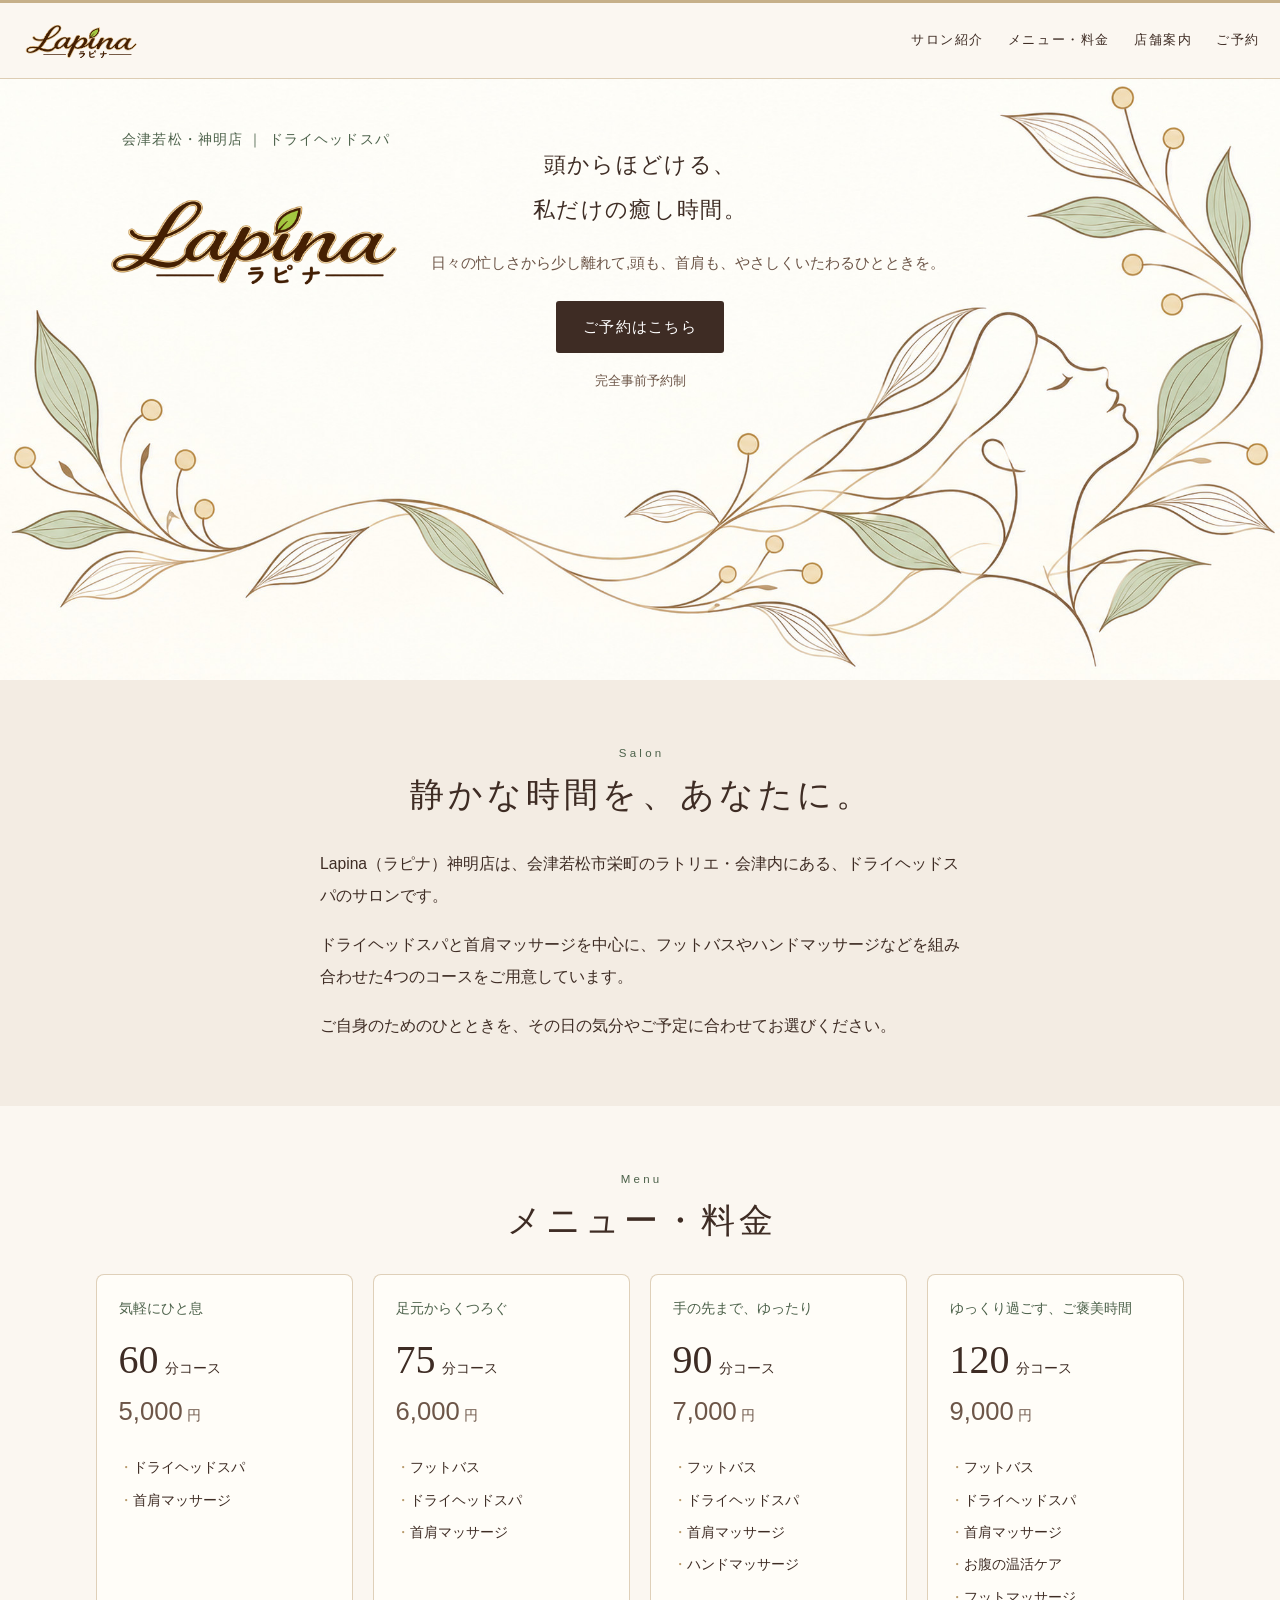
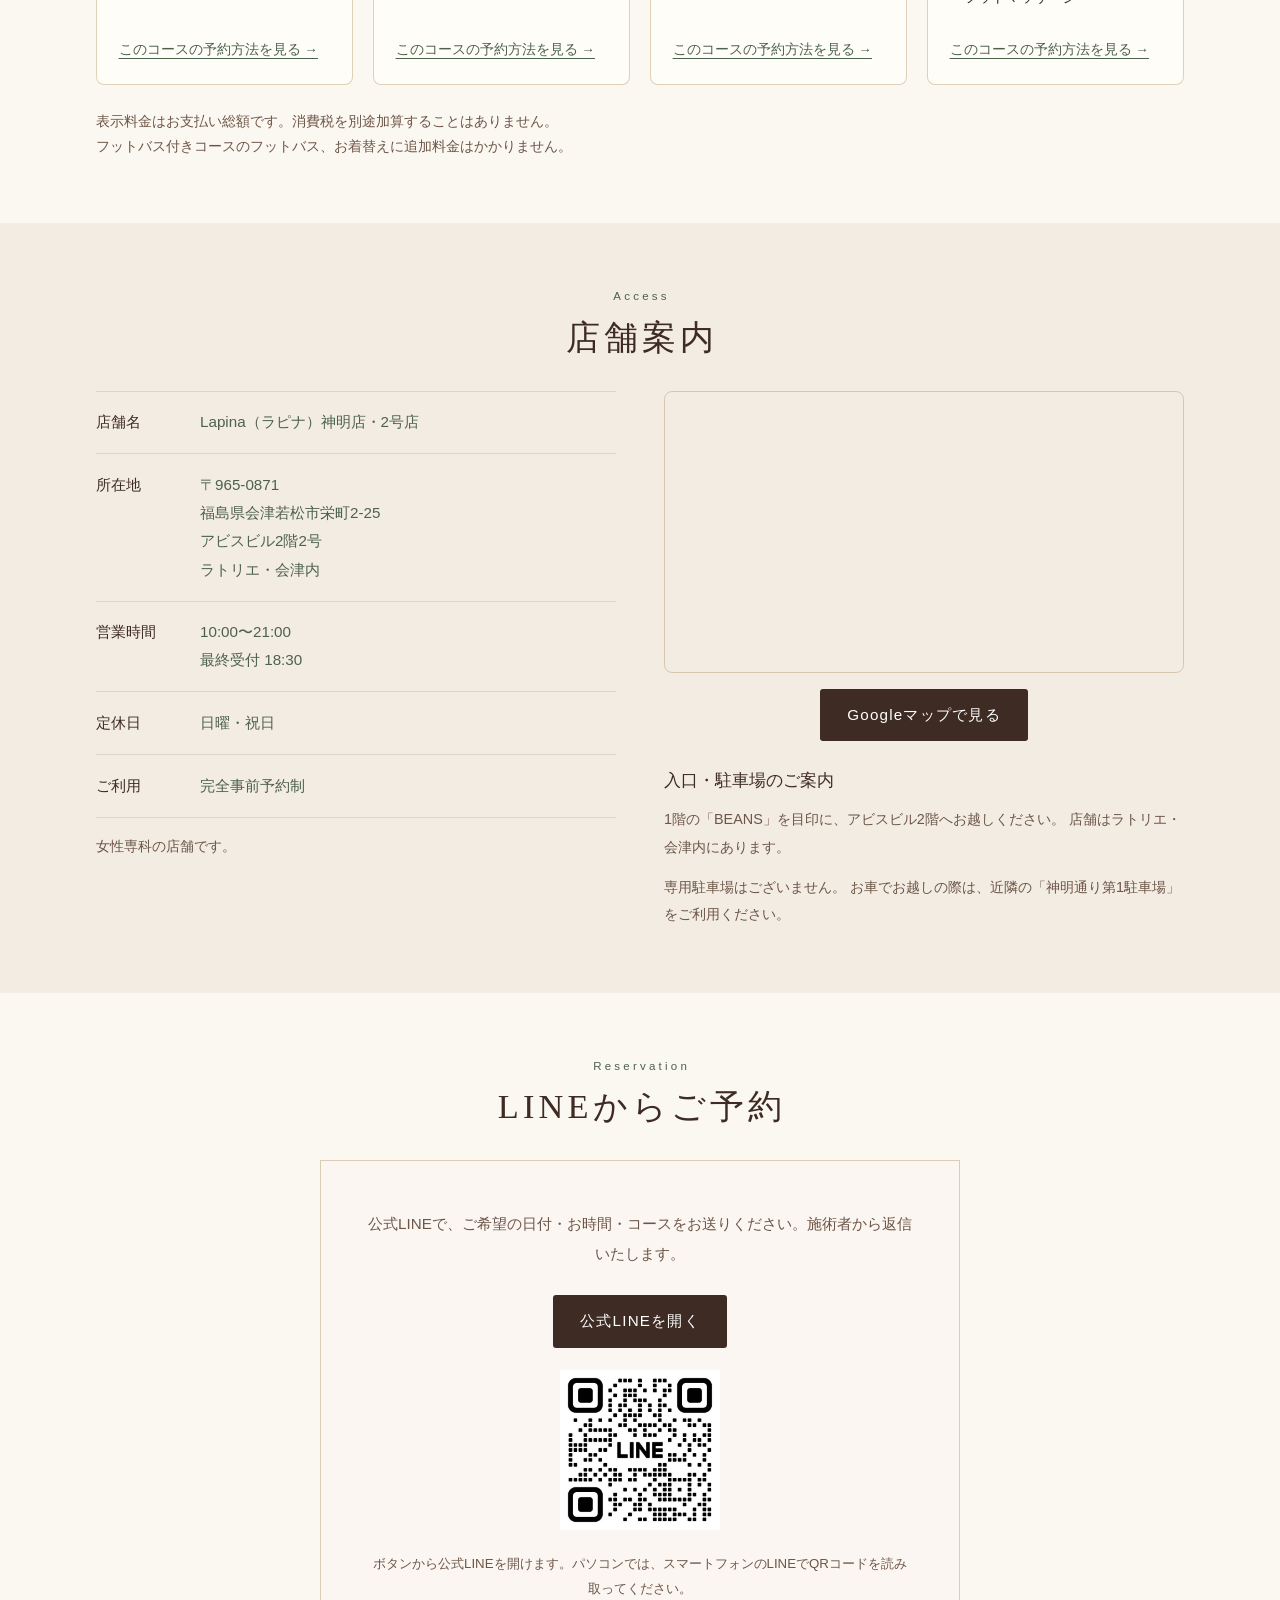
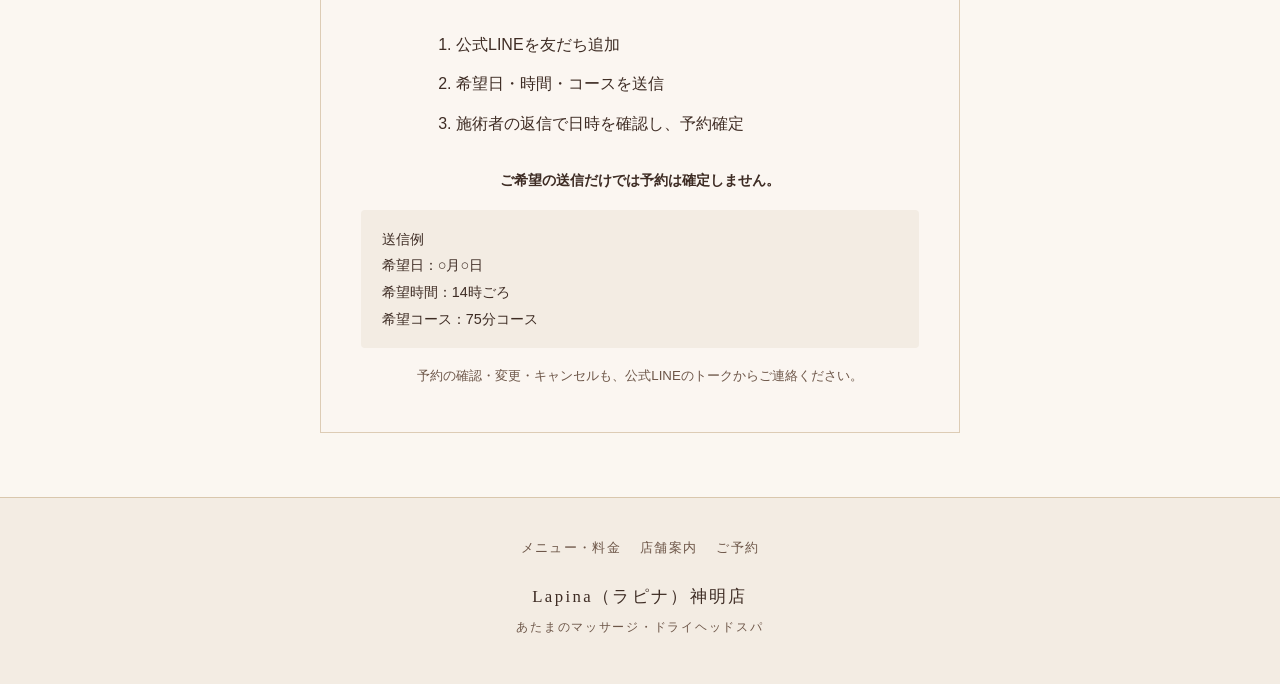
<file: index.html>
<!doctype html>
<html lang="ja">
  <head>
    <meta charset="UTF-8" />
    <meta name="viewport" content="width=device-width, initial-scale=1.0" />
    <meta
      name="description"
      content="会津若松市のドライヘッドスパ、Lapina（ラピナ）神明店。60分5,000円から。完全事前予約制、公式LINEからご予約いただけます。"
    />
    <meta name="theme-color" content="#fbf7f1" />
    <title>Lapina（ラピナ）神明店｜ドライヘッドスパ</title>
    <link rel="stylesheet" href="css/style.css" />
    <link rel="icon" href="./favicon.ico" type="image/x-icon" />
  </head>
  <body id="top">
    <a class="skip-link" href="#content">本文へ</a>
    <header class="site-header">
      <a class="brand" href="#top" aria-label="Lapina 神明店 トップ"
        ><img
          src="images/lapina-logo.png"
          alt="Lapina ラピナ"
          width="1927"
          height="816"
      /></a>
      <nav class="site-nav" aria-label="ページ内メニュー">
        <ul>
          <li><a href="#about">サロン紹介</a></li>
          <li><a href="#menu">メニュー・料金</a></li>
          <li><a href="#access">店舗案内</a></li>
          <li><a href="#reserve">ご予約</a></li>
        </ul>
      </nav>
    </header>
    <main id="content">
      <section class="hero hero-renewed" aria-labelledby="hero-title">
        <div class="wrap hero-grid">
          <div class="hero-copy">
            <p class="kicker">会津若松・神明店 ｜ ドライヘッドスパ</p>
            <h1 id="hero-title">
              <img
                src="images/lapina-logo.png"
                alt="Lapina ラピナ"
                width="1927"
                height="816"
              />
            </h1>
            <p class="hero-lead">頭からほどける、<br />私だけの癒し時間。</p>
            <p class="hero-description">
              日々の忙しさから少し離れて,頭も、首肩も、やさしくいたわるひとときを。
            </p>
            <a class="button" href="#reserve">ご予約はこちら</a>
            <p class="hero-small">完全事前予約制</p>
          </div>
        </div>
      </section>
      <section id="about" class="section band">
        <div class="wrap narrow">
          <header class="section-heading">
            <p class="kicker">Salon</p>
            <h2>静かな時間を、あなたに。</h2>
          </header>
          <div class="prose">
            <p>
              Lapina（ラピナ）神明店は、会津若松市栄町のラトリエ・会津内にある、ドライヘッドスパのサロンです。
            </p>
            <p>
              ドライヘッドスパと首肩マッサージを中心に、フットバスやハンドマッサージなどを組み合わせた4つのコースをご用意しています。
            </p>
            <p>
              ご自身のためのひとときを、その日の気分やご予定に合わせてお選びください。
            </p>
          </div>
        </div>
      </section>
      <section id="menu" class="section">
        <div class="wrap">
          <header class="section-heading">
            <p class="kicker">Menu</p>
            <h2>メニュー・料金</h2>
          </header>
          <div class="course-grid">
            <article class="course">
              <p class="course-caption">気軽にひと息</p>
              <h3>60<span>分コース</span></h3>
              <p class="course-price">5,000<span>円</span></p>
              <ul>
                <li>ドライヘッドスパ</li>
                <li>首肩マッサージ</li>
              </ul>
              <a class="course-link" href="#reserve"
                >このコースの予約方法を見る →</a
              >
            </article>
            <article class="course">
              <p class="course-caption">足元からくつろぐ</p>
              <h3>75<span>分コース</span></h3>
              <p class="course-price">6,000<span>円</span></p>
              <ul>
                <li>フットバス</li>
                <li>ドライヘッドスパ</li>
                <li>首肩マッサージ</li>
              </ul>
              <a class="course-link" href="#reserve"
                >このコースの予約方法を見る →</a
              >
            </article>
            <article class="course">
              <p class="course-caption">手の先まで、ゆったり</p>
              <h3>90<span>分コース</span></h3>
              <p class="course-price">7,000<span>円</span></p>
              <ul>
                <li>フットバス</li>
                <li>ドライヘッドスパ</li>
                <li>首肩マッサージ</li>
                <li>ハンドマッサージ</li>
              </ul>
              <a class="course-link" href="#reserve"
                >このコースの予約方法を見る →</a
              >
            </article>
            <article class="course">
              <p class="course-caption">ゆっくり過ごす、ご褒美時間</p>
              <h3>120<span>分コース</span></h3>
              <p class="course-price">9,000<span>円</span></p>
              <ul>
                <li>フットバス</li>
                <li>ドライヘッドスパ</li>
                <li>首肩マッサージ</li>
                <li>お腹の温活ケア</li>
                <li>フットマッサージ</li>
              </ul>
              <a class="course-link" href="#reserve"
                >このコースの予約方法を見る →</a
              >
            </article>
          </div>
          <div class="menu-notes">
            <p>
              表示料金はお支払い総額です。消費税を別途加算することはありません。
            </p>
            <p>
              フットバス付きコースのフットバス、お着替えに追加料金はかかりません。
            </p>
            <!-- コース時間の扱いは施術者への確認後に掲載する。 -->
          </div>
        </div>
      </section>
      <section id="access" class="section band">
        <div class="wrap access-wrap">
          <header class="section-heading">
            <p class="kicker">Access</p>
            <h2>店舗案内</h2>
          </header>
          <div class="access-grid">
            <div class="access-details">
              <dl class="facts">
                <div class="facts-row">
                  <dt>店舗名</dt>
                  <dd>Lapina（ラピナ）神明店・2号店</dd>
                </div>
                <div class="facts-row">
                  <dt>所在地</dt>
                  <dd>
                    〒965-0871<br />福島県会津若松市栄町2-25<br />アビスビル2階2号<br />ラトリエ・会津内
                  </dd>
                </div>
                <div class="facts-row">
                  <dt>営業時間</dt>
                  <dd>10:00〜21:00<br />最終受付 18:30</dd>
                </div>
                <div class="facts-row">
                  <dt>定休日</dt>
                  <dd>日曜・祝日</dd>
                </div>
                <div class="facts-row">
                  <dt>ご利用</dt>
                  <dd>完全事前予約制</dd>
                </div>
              </dl>
              <p class="access-note">女性専科の店舗です。</p>
            </div>
            <div class="access-location">
              <div class="access-map">
                <iframe
                  title="Lapina神明店が入るアビスビルの所在地"
                  src="https://www.google.com/maps/embed?pb=!1m17!1m12!1m3!1d3165.4770191211524!2d139.928574!3d37.496666!2m3!1f0!2f0!3f0!3m2!1i1024!2i768!4f13.1!3m2!1m1!2zMzfCsDI5JzQ4LjAiTiAxMznCsDU1JzQyLjkiRQ!5e0!3m2!1sja!2sjp!4v1791853432649!5m2!1sja!2sjp"
                  width="600"
                  height="450"
                  style="border: 0"
                  allowfullscreen
                  loading="lazy"
                  referrerpolicy="strict-origin-when-cross-origin"
                ></iframe>
              </div>
              <a
                class="button access-map-button"
                href="https://www.google.com/maps?q=37.496666,139.928574"
                target="_blank"
                rel="noopener"
              >
                Googleマップで見る
              </a>
              <div class="access-parking">
                <h3>入口・駐車場のご案内</h3>
                <p>
                  1階の「BEANS」を目印に、アビスビル2階へお越しください。
                  店舗はラトリエ・会津内にあります。
                </p>
                <p>
                  専用駐車場はございません。
                  お車でお越しの際は、近隣の「神明通り第1駐車場」をご利用ください。
                </p>
              </div>
            </div>
          </div>
        </div>
      </section>
      <section id="reserve" class="section">
        <div class="wrap narrow">
          <header class="section-heading">
            <p class="kicker">Reservation</p>
            <h2>LINEからご予約</h2>
          </header>
          <div class="reserve-panel">
            <p class="lead">
              公式LINEで、ご希望の日付・お時間・コースをお送りください。施術者から返信いたします。
            </p>
            <a
              class="button line-button"
              href="https://lin.ee/NfXDUm1"
              target="_blank"
              rel="noopener"
              >公式LINEを開く</a
            ><img
              class="line-qr"
              src="images/line-qr.jpeg"
              alt="ラピナ公式LINEの友だち追加QRコード"
              width="540"
              height="540"
              loading="lazy"
            />
            <p class="small-note">
              ボタンから公式LINEを開けます。パソコンでは、スマートフォンのLINEでQRコードを読み取ってください。
            </p>
            <ol class="reservation-steps">
              <li>公式LINEを友だち追加</li>
              <li>希望日・時間・コースを送信</li>
              <li>施術者の返信で日時を確認し、予約確定</li>
            </ol>
            <p class="reservation-important">
              ご希望の送信だけでは予約は確定しません。
            </p>
            <div class="request-example">
              <p>送信例</p>
              <p>
                希望日：○月○日<br />希望時間：14時ごろ<br />希望コース：75分コース
              </p>
            </div>
            <p class="small-note">
              予約の確認・変更・キャンセルも、公式LINEのトークからご連絡ください。
            </p>
          </div>
        </div>
      </section>
    </main>
    <footer class="site-footer">
      <div class="wrap">
        <nav class="footer-nav" aria-label="フッターメニュー">
          <a href="#menu">メニュー・料金</a><a href="#access">店舗案内</a
          ><a href="#reserve">ご予約</a>
        </nav>
        <p class="footer-name">Lapina（ラピナ）神明店</p>
        <p class="footer-note">あたまのマッサージ・ドライヘッドスパ</p>
      </div>
    </footer>
    <script src="js/main.js"></script>
  </body>
</html>
</file>
<file: css/style.css>
:root {
  --ivory: #fbf7f1;
  --ivory-deep: #f3ece3;
  --beige: #e7dccb;
  --brown: #3e2c24;
  --brown-soft: #6d5648;
  --gold: #b89a6b;
  --gold-soft: rgba(184, 154, 107, 0.45);
  --sage: #8ea08a;
  --sage-deep: #4d624b;
  --header-h: 6.6rem;
  --serif:
    "Palatino Linotype", "Times New Roman", "Yu Mincho", "YuMincho",
    "Hiragino Mincho ProN", "Hiragino Mincho Pro", serif;
  --sans:
    "Yu Gothic", "YuGothic", "Hiragino Sans", "Hiragino Kaku Gothic ProN",
    "Meiryo", sans-serif;
}

*,
*::before,
*::after {
  box-sizing: border-box;
}

html {
  scroll-behavior: smooth;
  overflow-x: clip;
}

body {
  margin: 0;
  min-height: 100vh;
  background: var(--ivory);
  color: var(--brown);
  font-family: var(--sans);
  font-size: 1rem;
  line-height: 1.85;
  line-break: strict;
}

body,
h1,
h2,
p,
ul,
dl,
dd,
figure {
  margin: 0;
}

ul {
  padding: 0;
  list-style: none;
}

img {
  display: block;
  max-width: 100%;
  height: auto;
}

a {
  color: inherit;
  text-decoration: none;
}

a,
button {
  touch-action: manipulation;
}

button {
  font: inherit;
  color: inherit;
  background: none;
  border: 0;
  padding: 0;
}

:focus-visible {
  outline: 2px solid var(--gold);
  outline-offset: 3px;
}

::selection {
  background: #e7d7bc;
  color: var(--brown);
}

.visually-hidden {
  position: absolute;
  width: 1px;
  height: 1px;
  padding: 0;
  margin: -1px;
  overflow: hidden;
  clip-path: inset(50%);
  white-space: nowrap;
  border: 0;
}

.skip-link {
  position: absolute;
  left: 1rem;
  top: 0.6rem;
  z-index: 50;
  padding: 0.45rem 0.8rem;
  background: var(--ivory);
  color: var(--brown);
  border: 1px solid var(--gold-soft);
  transform: translateY(-160%);
}

.skip-link:focus {
  transform: none;
}

.sprite {
  position: absolute;
  width: 0;
  height: 0;
  overflow: hidden;
}

.wrap {
  width: min(100% - 2.5rem, 68rem);
  margin-inline: auto;
}

.narrow {
  width: min(100% - 2.5rem, 40rem);
}

.site-header {
  position: sticky;
  top: 0;
  z-index: 30;
  display: flex;
  flex-wrap: wrap;
  align-items: flex-end;
  justify-content: space-between;
  gap: 0.15rem 1rem;
  min-height: var(--header-h);
  padding: 0.7rem 1.25rem 0.45rem;
  background: rgba(251, 247, 241, 0.94);
  border-top: 3px solid #c6b08a;
  border-bottom: 1px solid var(--gold-soft);
  backdrop-filter: blur(12px);
}

.brand {
  display: inline-flex;
  color: var(--brown);
}

.brand-name {
  display: flex;
  flex-direction: column;
  line-height: 1;
}

.brand-mark,
.brand img {
  font-family: var(--serif);
  font-size: 1.35rem;
  font-weight: 500;
  letter-spacing: 0.16em;
}

.brand img {
  height: 2.4rem;
  width: auto;
}

.brand-kana {
  margin-top: 0.28rem;
  padding-left: 0.28em;
  color: var(--brown-soft);
  font-size: 0.62rem;
  letter-spacing: 0.42em;
}

.site-nav {
  flex: 1 0 100%;
}

.site-nav ul {
  display: flex;
  flex-wrap: wrap;
  gap: 0.15rem 1rem;
}

.site-nav a {
  display: inline-flex;
  align-items: center;
  min-height: 2.25rem;
  font-size: 0.78rem;
  letter-spacing: 0.08em;
}

.site-nav a[aria-current="true"] {
  color: var(--sage-deep);
  box-shadow: inset 0 -1px 0 var(--gold);
}

.hero {
  position: relative;
  padding: 3.25rem 0 3.75rem;
  background:
    radial-gradient(
      ellipse at 85% 30%,
      rgba(196, 174, 134, 0.18),
      transparent 52%
    ),
    radial-gradient(
      ellipse at 8% 92%,
      rgba(143, 160, 138, 0.14),
      transparent 46%
    );
}

.hero-grid {
  display: grid;
  gap: 2.25rem;
  justify-items: center;
  text-align: center;
}

.hero-grid > *,
.about-grid > * {
  min-width: 0;
}

.hero-copy {
  max-width: 36rem;
}

.kicker {
  color: var(--sage-deep);
  font-size: 0.72rem;
  letter-spacing: 0.28em;
  line-height: 1.6;
}

.section-heading .kicker,
.hero-copy .kicker {
  padding-left: 0.28em;
}

.hero h1 {
  margin-top: 0.85rem;
  padding-left: 0.12em;
  font-family: var(--serif);
  font-size: clamp(3.4rem, 16vw, 6.5rem);
  font-weight: 500;
  letter-spacing: 0.12em;
  line-height: 0.95;
}

.hero-kana {
  margin-top: 0.85rem;
  padding-left: 0.5em;
  color: var(--brown-soft);
  font-size: 0.82rem;
  letter-spacing: 0.5em;
}

.hero-lead {
  margin-inline: auto;
  font-family: var(--serif);
  font-size: clamp(1.02rem, 2.6vw, 1.4rem);
  letter-spacing: 0.06em;
  line-height: 2;
}

.rule {
  display: flex;
  align-items: center;
  justify-content: center;
  gap: 0.7rem;
  width: 6.5rem;
  margin: 1.15rem auto 1.05rem;
}

.rule::before,
.rule::after {
  content: "";
  flex: 1;
  height: 1px;
  background: var(--gold);
}

.rule span {
  width: 5px;
  height: 5px;
  border: 1px solid var(--gold);
  transform: rotate(45deg);
}

.hero-visual {
  position: relative;
  width: min(100%, 16.5rem);
  color: var(--brown);
}

.profile {
  display: block;
  width: 100%;
  height: auto;
  opacity: 0.78;
}

.hero-leaf {
  position: absolute;
  left: -58%;
  bottom: 0;
  width: 34%;
  color: var(--sage-deep);
  opacity: 0.42;
  pointer-events: none;
}

.corner-art {
  position: absolute;
  width: 7.5rem;
  color: var(--sage-deep);
  opacity: 0.28;
  pointer-events: none;
}

.corner-art-tr {
  top: -1.5rem;
  right: -2rem;
  transform: rotate(18deg);
}

.corner-art-bl {
  left: -3.4rem;
  bottom: -3.2rem;
  width: 7.5rem;
  opacity: 0.2;
}

.corner-art-mr {
  top: 18%;
  right: -3rem;
  width: 9rem;
  opacity: 0.2;
}

.has-art {
  position: relative;
  overflow: hidden;
}

.side-label {
  display: none;
}

.section {
  position: relative;
  padding: 4.5rem 0;
}

.band {
  background: var(--ivory-deep);
}

.section-heading {
  margin-bottom: 1.75rem;
  text-align: center;
}

.section-heading h2 {
  margin-top: 0.45rem;
  padding-left: 0.12em;
  font-family: var(--serif);
  font-size: clamp(1.65rem, 4.4vw, 2.15rem);
  font-weight: 500;
  letter-spacing: 0.12em;
  line-height: 1.45;
}

.lead {
  color: var(--brown-soft);
  font-size: 0.95rem;
  line-height: 2;
  text-align: center;
}

.about-grid {
  display: grid;
  gap: 2rem;
}

.prose p {
  font-size: 0.98rem;
  line-height: 2.05;
}

.prose p + p {
  margin-top: 1.05rem;
}

.visual-frame {
  display: grid;
  place-items: center;
  width: min(100%, 18rem);
  aspect-ratio: 4 / 5;
  margin-inline: auto;
  border: 1px solid var(--gold-soft);
  background: rgba(251, 247, 241, 0.72);
  color: var(--sage-deep);
}

.visual-frame svg {
  width: 58%;
  height: auto;
}

.visual-frame img {
  width: 100%;
  height: 100%;
  object-fit: cover;
}

.facts {
  margin-top: 1.75rem;
}

.facts-row {
  display: flex;
  align-items: baseline;
  justify-content: space-between;
  gap: 1rem;
  padding: 1.05rem 0;
  border-bottom: 1px solid rgba(62, 44, 36, 0.12);
}

.facts-row:first-child {
  border-top: 1px solid rgba(62, 44, 36, 0.12);
}

.facts dt {
  font-size: 0.95rem;
  letter-spacing: 0.12em;
}

.facts dd {
  margin: 0;
  color: var(--sage-deep);
  font-family: var(--serif);
  font-size: 1.02rem;
  letter-spacing: 0.16em;
}

.reserve-panel {
  margin-top: 0.25rem;
  padding: 2.4rem 1.25rem 2.2rem;
  text-align: center;
  background: rgba(251, 247, 241, 0.78);
  border: 1px solid var(--gold-soft);
}

.reserve-panel .rule {
  margin-top: 0;
}

.reserve-status {
  margin-bottom: 1rem;
  font-family: var(--serif);
  font-size: clamp(1.45rem, 4.5vw, 1.9rem);
  letter-spacing: 0.12em;
  line-height: 1.6;
}

.site-footer {
  padding: 2.4rem 0 2.8rem;
  text-align: center;
  background: var(--ivory-deep);
  border-top: 1px solid var(--gold-soft);
}

.footer-nav {
  display: flex;
  flex-wrap: wrap;
  justify-content: center;
  gap: 0.65rem 1.2rem;
  margin-bottom: 1.3rem;
}

.footer-nav a {
  color: var(--brown-soft);
  font-size: 0.8rem;
  letter-spacing: 0.1em;
}

.footer-name {
  font-family: var(--serif);
  font-size: 1.05rem;
  letter-spacing: 0.14em;
}

.footer-note {
  margin-top: 0.25rem;
  color: var(--brown-soft);
  font-size: 0.78rem;
  letter-spacing: 0.14em;
}

@media (min-width: 768px) {
  :root {
    --header-h: 4.25rem;
  }

  .wrap,
  .narrow {
    width: min(100% - 4rem, 68rem);
  }

  .narrow {
    width: min(100% - 4rem, 40rem);
  }

  .site-header {
    flex-wrap: nowrap;
    align-items: center;
    padding-bottom: 0.7rem;
  }

  .site-nav {
    flex: 0 1 auto;
  }

  .site-nav ul {
    flex-wrap: nowrap;
    justify-content: flex-end;
    gap: 0.25rem 1.5rem;
  }

  .site-nav a {
    min-height: 0;
    padding: 0.35rem 0;
    font-size: 0.82rem;
    letter-spacing: 0.12em;
  }

  .section {
    padding: 6rem 0;
  }

  section[id] {
    scroll-margin-top: 5.25rem;
  }

  .hero {
    display: flex;
    align-items: center;
    padding: 3.5rem 0 4rem;
  }

  .hero-grid {
    grid-template-columns: minmax(0, 1.12fr) minmax(14rem, 0.88fr);
    align-items: center;
    justify-items: start;
    width: min(100% - 4rem, 68rem);
    text-align: left;
  }

  .hero-copy .kicker,
  .hero h1 {
    padding-left: 0;
  }

  .hero-kana {
    padding-left: 0.15em;
  }

  .hero .rule {
    margin-left: 0;
  }

  .hero-lead {
    margin-inline: 0;
  }

  .hero-visual {
    justify-self: end;
    width: min(100%, 22rem);
  }

  .about-grid {
    grid-template-columns: minmax(14rem, 0.8fr) minmax(0, 1.2fr);
    gap: 3rem;
    align-items: center;
  }

  .about-grid .visual-frame {
    order: -1;
    width: min(100%, 20rem);
    margin-inline: 0;
  }

  .reserve-panel {
    padding: 3rem 2.5rem 2.7rem;
  }
}

@media (min-width: 1100px) {
  .hero {
    min-height: calc(100svh - var(--header-h));
    padding: 2rem 0 3rem;
  }

  .hero-lead br {
    display: none;
  }

  .hero-visual {
    width: min(100%, 26rem);
  }

  .about-grid {
    gap: 4.5rem;
  }

  .about-grid .visual-frame {
    width: min(100%, 22rem);
  }
}

@media (min-width: 1280px) {
  .side-label {
    display: block;
    position: absolute;
    top: 50%;
    left: 1.5rem;
    margin: 0;
    color: var(--sage-deep);
    font-family: var(--serif);
    font-size: 0.75rem;
    letter-spacing: 0.42em;
    writing-mode: vertical-rl;
    transform: translateY(-50%);
    opacity: 0.85;
  }
}

@media (hover: hover) {
  .site-nav a:hover,
  .footer-nav a:hover,
  .brand:hover {
    color: var(--sage-deep);
  }
}

@media (prefers-reduced-motion: reduce) {
  html {
    scroll-behavior: auto;
  }
}

@media (prefers-reduced-motion: no-preference) {
  .site-nav a,
  .footer-nav a,
  .brand {
    transition: color 0.2s ease;
  }
}

@media (max-width: 767px) {
  section[id] {
    scroll-margin-top: 7.5rem;
  }
}

/* 神明店の情報と正式ブランド画像 */
.site-header {
  align-items: center;
}
.brand img {
  width: 124px;
  height: auto;
}
.hero-renewed {
  min-height: 0;
  background: #fcfaf4 url("../images/lapina-line-art.jpg") center/cover
    no-repeat;
  padding: 4.5rem 0 5rem;
}
.hero-renewed .hero-grid {
  display: block;
  text-align: left;
}
.hero-renewed .hero-copy {
  max-width: 31rem;
}
.hero-renewed h1 {
  padding: 0;
  margin: 1.2rem 0 1.5rem;
}
.hero-renewed h1 img {
  width: min(100%, 390px);
}
.hero-description {
  margin-top: 1rem;
  color: var(--brown-soft);
  font-size: 0.95rem;
}
.button {
  display: inline-flex;
  justify-content: center;
  align-items: center;
  min-height: 48px;
  padding: 0.75rem 1.7rem;
  background: var(--brown);
  color: #fff;
  border-radius: 3px;
  margin-top: 1.6rem;
  font-size: 0.95rem;
  letter-spacing: 0.08em;
}
.hero-small {
  margin-top: 0.65rem;
  color: var(--brown-soft);
  font-size: 0.8rem;
}
.course-grid {
  display: grid;
  grid-template-columns: repeat(2, minmax(0, 1fr));
  gap: 1.25rem;
}
.course {
  padding: 1.8rem;
  border: 1px solid var(--gold-soft);
  background: #fffdf8;
  border-radius: 8px;
  display: flex;
  flex-direction: column;
}
.course-caption {
  color: var(--sage-deep);
  font-size: 0.85rem;
}
.course h3 {
  font-family: var(--serif);
  font-size: 2.5rem;
  font-weight: 400;
  margin: 0.65rem 0 0;
  line-height: 1.4;
}
.course h3 span {
  font-family: var(--sans);
  font-size: 0.9rem;
  margin-left: 0.4rem;
}
.course-price {
  font-size: 1.6rem;
  color: var(--brown-soft);
}
.course-price span {
  font-size: 0.9rem;
  margin-left: 0.3rem;
}
.course ul {
  margin: 1rem 0 1.5rem;
  font-size: 0.9rem;
}
.course li {
  padding: 0.18rem 0;
}
.course li::before {
  content: "・";
  color: var(--gold);
}
.course-link {
  margin-top: auto;
  font-size: 0.85rem;
  color: var(--sage-deep);
  text-decoration: underline;
  text-underline-offset: 4px;
}
.menu-notes {
  margin-top: 1.5rem;
  font-size: 0.85rem;
  color: var(--brown-soft);
}
.facts-row {
  align-items: flex-start;
}
.facts dt {
  flex: 0 0 5.5rem;
  letter-spacing: 0;
}
.facts dd {
  font-family: var(--sans);
  font-size: 0.95rem;
  letter-spacing: 0;
  flex: 1;
}
.access-note {
  font-size: 0.85rem;
  color: var(--brown-soft);
  margin-top: 1rem;
}
.line-qr {
  width: 160px;
  margin: 1.4rem auto;
}
.small-note {
  font-size: 0.83rem;
  color: var(--brown-soft);
  margin-top: 1rem;
}
.reservation-steps {
  text-align: left;
  padding-left: 1.5rem;
  margin: 1.5rem auto;
  max-width: 26rem;
}
.reservation-steps li {
  padding: 0.3rem 0;
}
.reservation-important {
  font-size: 0.9rem;
  font-weight: 600;
}
.request-example {
  background: var(--ivory-deep);
  text-align: left;
  padding: 1rem 1.3rem;
  margin-top: 1rem;
  border-radius: 4px;
  font-size: 0.9rem;
}
.section {
  padding: 4rem 0;
}
@media (min-width: 1100px) {
  .hero-renewed {
    min-height: 0;
    padding: 4.5rem 0 5rem;
  }
  .course-grid {
    grid-template-columns: repeat(4, minmax(0, 1fr));
  }
  .course {
    padding: 1.35rem;
  }
  .hero-renewed .hero-lead br {
    display: block;
  }
}
@media (max-width: 767px) {
  .hero-renewed {
    background-size: auto 100%;
    background-position: 68% center;
    padding: 2.5rem 0 3rem;
  }
  .hero-renewed .hero-copy {
    max-width: none;
    background: rgba(252, 250, 244, 0.88);
    padding: 1.4rem;
    border-radius: 8px;
  }
  .hero-renewed h1 img {
    width: 260px;
    max-width: 100%;
  }
  .hero-renewed .hero-lead {
    margin: 0;
  }
  .course-grid {
    grid-template-columns: 1fr;
  }
  .course {
    padding: 1.4rem;
  }
  .site-nav ul {
    justify-content: space-between;
    gap: 0.15rem 0.5rem;
  }
  .site-nav a {
    font-size: 0.75rem;
    letter-spacing: 0;
    min-height: 44px;
  }
  .section {
    padding: 3rem 0;
  }
  .facts-row {
    gap: 0.65rem;
  }
  .facts dt {
    flex-basis: 5rem;
  }
  .reserve-panel {
    padding: 1.6rem 1.2rem;
  }
}

/* 背景を残し、中央上部にロゴと文章を配置 */
.hero.hero-renewed {
  align-items: flex-start;
  padding: 3rem 0 18rem;
}

.hero-renewed .hero-copy {
  display: grid;
  grid-template-columns: 280px 1fr;
  align-items: center;
  gap: 1rem 2rem;
  max-width: 48rem;
  margin-inline: auto;
  padding: 0;
  background: transparent;
  border-radius: 0;
  box-shadow: none;
  text-align: center;
}

.hero-renewed .kicker,
.hero-renewed .hero-description,
.hero-renewed .button,
.hero-renewed .hero-small {
  grid-column: 1 / -1;
}

.hero-renewed h1 {
  margin: 0;
}

.hero-renewed h1 img {
  width: 100%;
}

.hero-renewed .hero-lead {
  margin: 0;
}

.hero-renewed .hero-description {
  margin-top: 0;
}

.hero-renewed .button {
  justify-self: center;
  margin-top: 0.5rem;
}

.hero-renewed .hero-small {
  margin-top: 0;
}

@media (max-width: 767px) {
  .hero.hero-renewed {
    padding: 2rem 0 360px;
    background-size: auto 340px;
    background-position: right bottom;
  }

  .hero-renewed .hero-copy {
    grid-template-columns: 1fr;
    padding: 0;
    background: transparent;
    box-shadow: none;
  }

  .hero-renewed h1 img {
    width: 240px;
    margin-inline: auto;
  }
}
/* パソコンではロゴだけ左に配置 */
@media (min-width: 1100px) {
  .hero-renewed .hero-grid {
    position: relative;
  }

  .hero-renewed h1 {
    position: absolute;
    left: 0;
    top: 2.8rem;
    width: 320px;
  }

  .hero-renewed .hero-lead {
    grid-column: 2;
    grid-row: 2;
  }
}
/* キャッチコピーを中央に配置 */
.hero-renewed .hero-lead {
  grid-column: 1 / -1;
  grid-row: 2;
  justify-self: center;
  text-align: center;
}
/* 店舗名をロゴの上に配置 */
@media (min-width: 1100px) {
  .hero-renewed .hero-copy > .kicker {
    position: absolute;
    left: 0;
    top: 0;
    width: 320px;
    padding: 0;
    text-align: center;
    letter-spacing: 0.12em;
  }
}
.hero-renewed .hero-lead {
  grid-row: 2;
}

.hero-renewed .hero-description {
  grid-row: 3;
}
/* 中央の文章・予約ボタンの順番を固定 */
.hero-renewed .hero-lead {
  grid-column: 1 / -1;
  grid-row: 2;
}

.hero-renewed .hero-description {
  grid-column: 1 / -1;
  grid-row: 3;
}

.hero-renewed .hero-copy > .button {
  grid-column: 1 / -1;
  grid-row: 4;
}

.hero-renewed .hero-small {
  grid-column: 1 / -1;
  grid-row: 5;
}
.hero-renewed .hero-copy > .kicker {
  font-size: 0.9rem;
  letter-spacing: 0.08em;
  line-height: 1.8;
}

/* 店舗情報の右側に地図・入口・駐車場案内を配置 */
.access-grid {
  display: grid;
  grid-template-columns: minmax(0, 1fr);
  gap: 2rem;
  align-items: start;
}

.access-grid > * {
  min-width: 0;
}

.access-details .facts {
  margin-top: 0;
}

.access-map {
  width: 100%;
  margin: 0;
  overflow: hidden;
  border: 1px solid var(--gold-soft);
  border-radius: 8px;
}

.access-map iframe {
  display: block;
  width: 100%;
  height: 260px;
  border: 0;
}

.access-location .access-map-button {
  display: flex;
  width: fit-content;
  max-width: 100%;
  margin: 1rem auto 0;
}

.access-parking {
  width: 100%;
  margin: 1.5rem 0 0;
  color: var(--brown-soft);
  font-size: 0.9rem;
  line-height: 1.9;
}

.access-parking h3 {
  margin: 0 0 0.6rem;
  color: var(--brown);
  font-size: 1.05rem;
  font-weight: 500;
}

.access-parking p + p {
  margin-top: 0.8rem;
}

@media (min-width: 900px) {
  .access-grid {
    grid-template-columns: minmax(0, 1fr) minmax(0, 1fr);
    gap: 3rem;
  }

  .access-map iframe {
    height: 280px;
  }
}

@media (max-width: 767px) {
  .access-map iframe {
    height: 240px;
  }
}
/* スマートフォンのトップ表示順 */
@media (max-width: 767px) {
  .hero-renewed .hero-copy > .kicker {
    grid-row: 1;
  }

  .hero-renewed .hero-copy > h1 {
    grid-column: 1 / -1;
    grid-row: 2;
  }

  .hero-renewed .hero-lead {
    grid-row: 3;
  }

  .hero-renewed .hero-description {
    grid-row: 4;
  }

  .hero-renewed .hero-copy > .button {
    grid-row: 5;
  }

  .hero-renewed .hero-small {
    grid-row: 6;
  }
}

/* 説明文とロゴの重なりを解消 */
@media (min-width: 1100px) {
  .hero-renewed .hero-description {
    padding-left: 6rem;
    box-sizing: border-box;
  }
}

/* スマートフォンのサロン紹介見出し */
@media screen and (max-width: 767px) {
  #about .section-heading h2 {
    font-size: 20px !important;
    letter-spacing: 0 !important;
    line-height: 1.5;
  }
}
</file>
